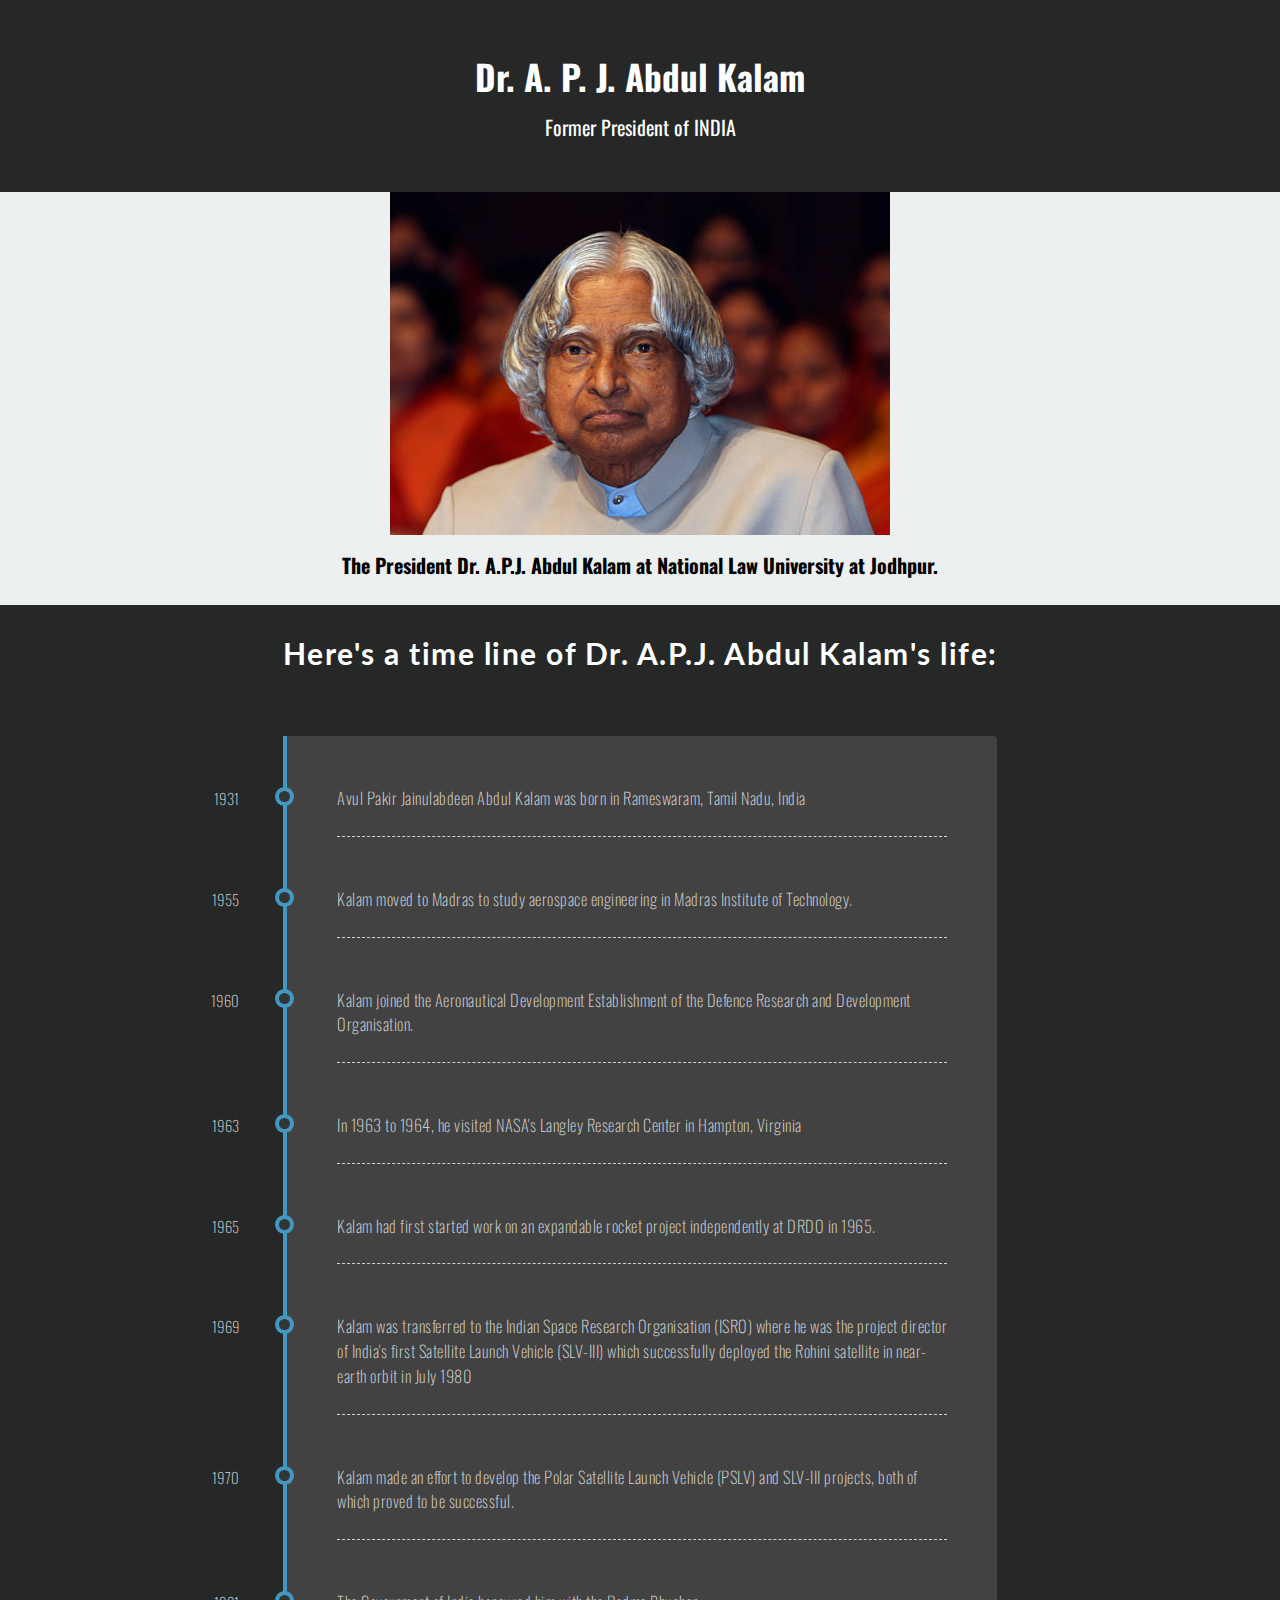
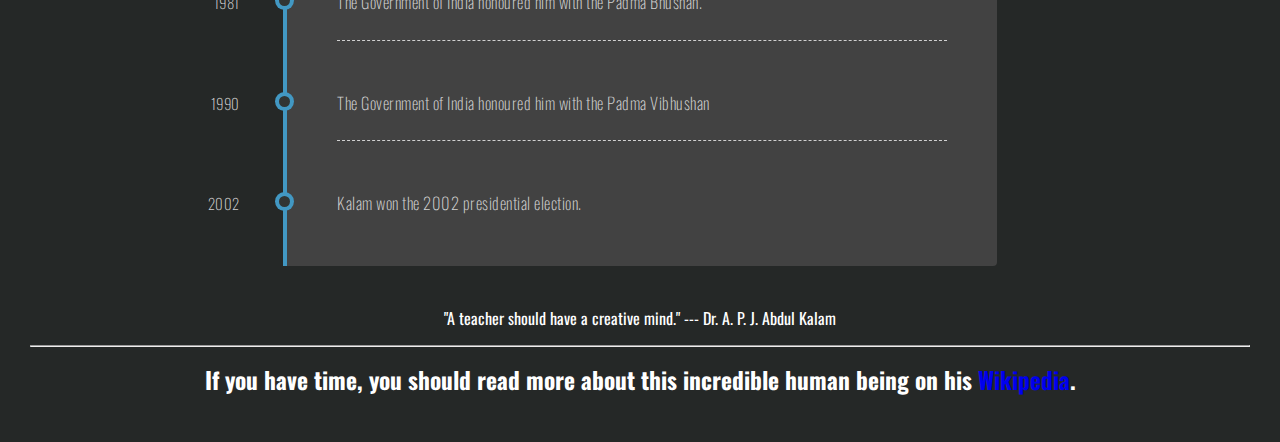
<file: survey_page/index.html>
<!DOCTYPE html>
<html>

<head>
    <title>FCC: Dr. A. P. J. Abdul Kalam Tribute Page</title>
    <link rel="stylesheet" href="style.css">
</head>


<body>
    <div id="main">
        <div id="header">
            <h1 id="title">Dr. A. P. J. Abdul Kalam</h1>
            <p id="sub_title">Former President of INDIA</p>
        </div>
        <div id="img-div">
            <img src="gettyimages-482138352-612x612.jpg" alt="Dr. A.P.J. Abdul Kalam at National Law University"
                id="image">
            <h4 id="img-caption">The President Dr. A.P.J. Abdul Kalam at National Law University at Jodhpur.</h4>
        </div>
        <div id="tribute-info">
            <h2>Here's a time line of Dr. A.P.J. Abdul Kalam's life:</h2>
            <ul class="timeline">
                <li class="event" data-date="1931">Avul Pakir Jainulabdeen Abdul Kalam was born in Rameswaram, Tamil
                    Nadu, India</li>
                <li class="event" data-date="1955">Kalam moved to Madras to study aerospace engineering in Madras
                    Institute of Technology.</li>
                <li class="event" data-date="1960">Kalam joined the Aeronautical Development Establishment of the
                    Defence Research and Development Organisation.</li>
                <li class="event" data-date="1963">In 1963 to 1964, he visited NASA's Langley Research Center in
                    Hampton, Virginia</li>
                <li class="event" data-date="1965">Kalam had first started work on an expandable rocket project
                    independently at DRDO in 1965.</li>
                <li class="event" data-date="1969">Kalam was transferred to the Indian Space Research Organisation
                    (ISRO) where he was the project director of India's first Satellite Launch Vehicle (SLV-III) which
                    successfully deployed the Rohini satellite in near-earth orbit in July 1980</li>
                <li class="event" data-date="1970">Kalam made an effort to develop the Polar Satellite Launch Vehicle
                    (PSLV) and SLV-III projects, both of which proved to be successful.</li>
                <li class="event" data-date="1981">The Government of India honoured him with the Padma Bhushan.</li>
                <li class="event" data-date="1990">The Government of India honoured him with the Padma Vibhushan</li>
                <li class="event" data-date="2002">Kalam won the 2002 presidential election.</li>
            </ul>
            <div id="quote">
                <quote>"A teacher should have a creative mind." --- Dr. A. P. J. Abdul Kalam </quote>
            </div>
            <hr>
            <div id="footer">
                <h3>If you have time, you should read more about this incredible human being on his <a id="tribute-link"
                        href="https://en.wikipedia.org/wiki/A._P._J._Abdul_Kalam" target="_blank">Wikipedia</a>.
                </h3>
            </div>
        </div>
    </div>

    <!-- cdn  -->

    <script src='https://cdn.freecodecamp.org/testable-projects-fcc/v1/bundle.js'></script>
</body>


</html>
</file>
<file: survey_page/style.css>
@import url(https://fonts.googleapis.com/css?family=Source+Sans+Pro:200,300,400,600,700|Oswald:400,300,700);
@import url('https://fonts.googleapis.com/css2?family=Lato&display=swap');
* {
  margin: 0;
  padding: 0;
}
body {
  font-family: 'Oswald', sans-serif;
  background-color: #252827;
  color: #fff;
}
#header {
  padding: 50px;
}
#title {
  font-family: 'Oswald', sans-serif;
  font-size: 35px;
  text-align: center;
  padding-bottom: 10px;
  color: #fff;
}
#sub_title {
  font-family: 'Oswald', sans-serif;
  font-size: 20px;
  text-align: center;
  color: #fff;
  bakground: red;
}
#img-div {
  padding-bottom: 10px;
  background-color: #ecf0f1;
  text-align: center;
}
#image {
  width: 100%;
  height: auto;
  max-width: 500px;
  margin-left: auto;
  margin-right: auto;
  display: block;
}
#img-caption {
  text-align: center;
  color: #000;
  padding: 15px;
  font-size: 20px;
}
#tribute-info {
  padding: 30px;
}
#tribute-info h2 {
  font-family: 'Lato', sans-serif;
  font-size: 30px;
  text-align: center;
  padding-bottom: 25px;
  letter-spacing: 1.5px;
}
.timeline {
  border-left: 4px solid #4298c3;
  border-bottom-right-radius: 4px;
  border-top-right-radius: 4px;
  background: #424242;
  list-style: none;
  color: #d1d1d1;
  margin: 40px auto;
  letter-spacing: 0.5px;
  position: relative;
  line-height: 1.5em;
  font-size: 1.03em;
  padding: 50px;
  text-align: left;
  font-weight: 100;
  max-width: 50%;
}
.event {
  border-bottom: 1px dashed #d1d1d1;
  padding-bottom: 25px;
  margin-bottom: 50px;
  position: relative;
}
.event:last-of-type {
  padding-bottom: 0;
  margin-bottom: 0;
  border: none;
}
.event:before,
.event:after {
  position: absolute;
  display: block;
  top: 0;
}
.event:before {
  left: -217.5px;
  color: #d1d1d1;
  content: attr(data-date);
  text-align: right;
  font-weight: 100;
  font-size: 0.9em;
  min-width: 120px;
}
.event:after {
  box-shadow: 0 0 0 4px #4298c3;
  left: -57.85px;
  background: #313534;
  border-radius: 50%;
  height: 11px;
  width: 11px;
  content: '';
  top: 5px;
}
#quote {
  text-align: center;
  padding-bottom: 15px;
}
#footer {
  text-align: center;
  color: #fff;
  padding: 15px;
  font-size: 20px;
}
a {
  text-decoration: none;
}
</file>
